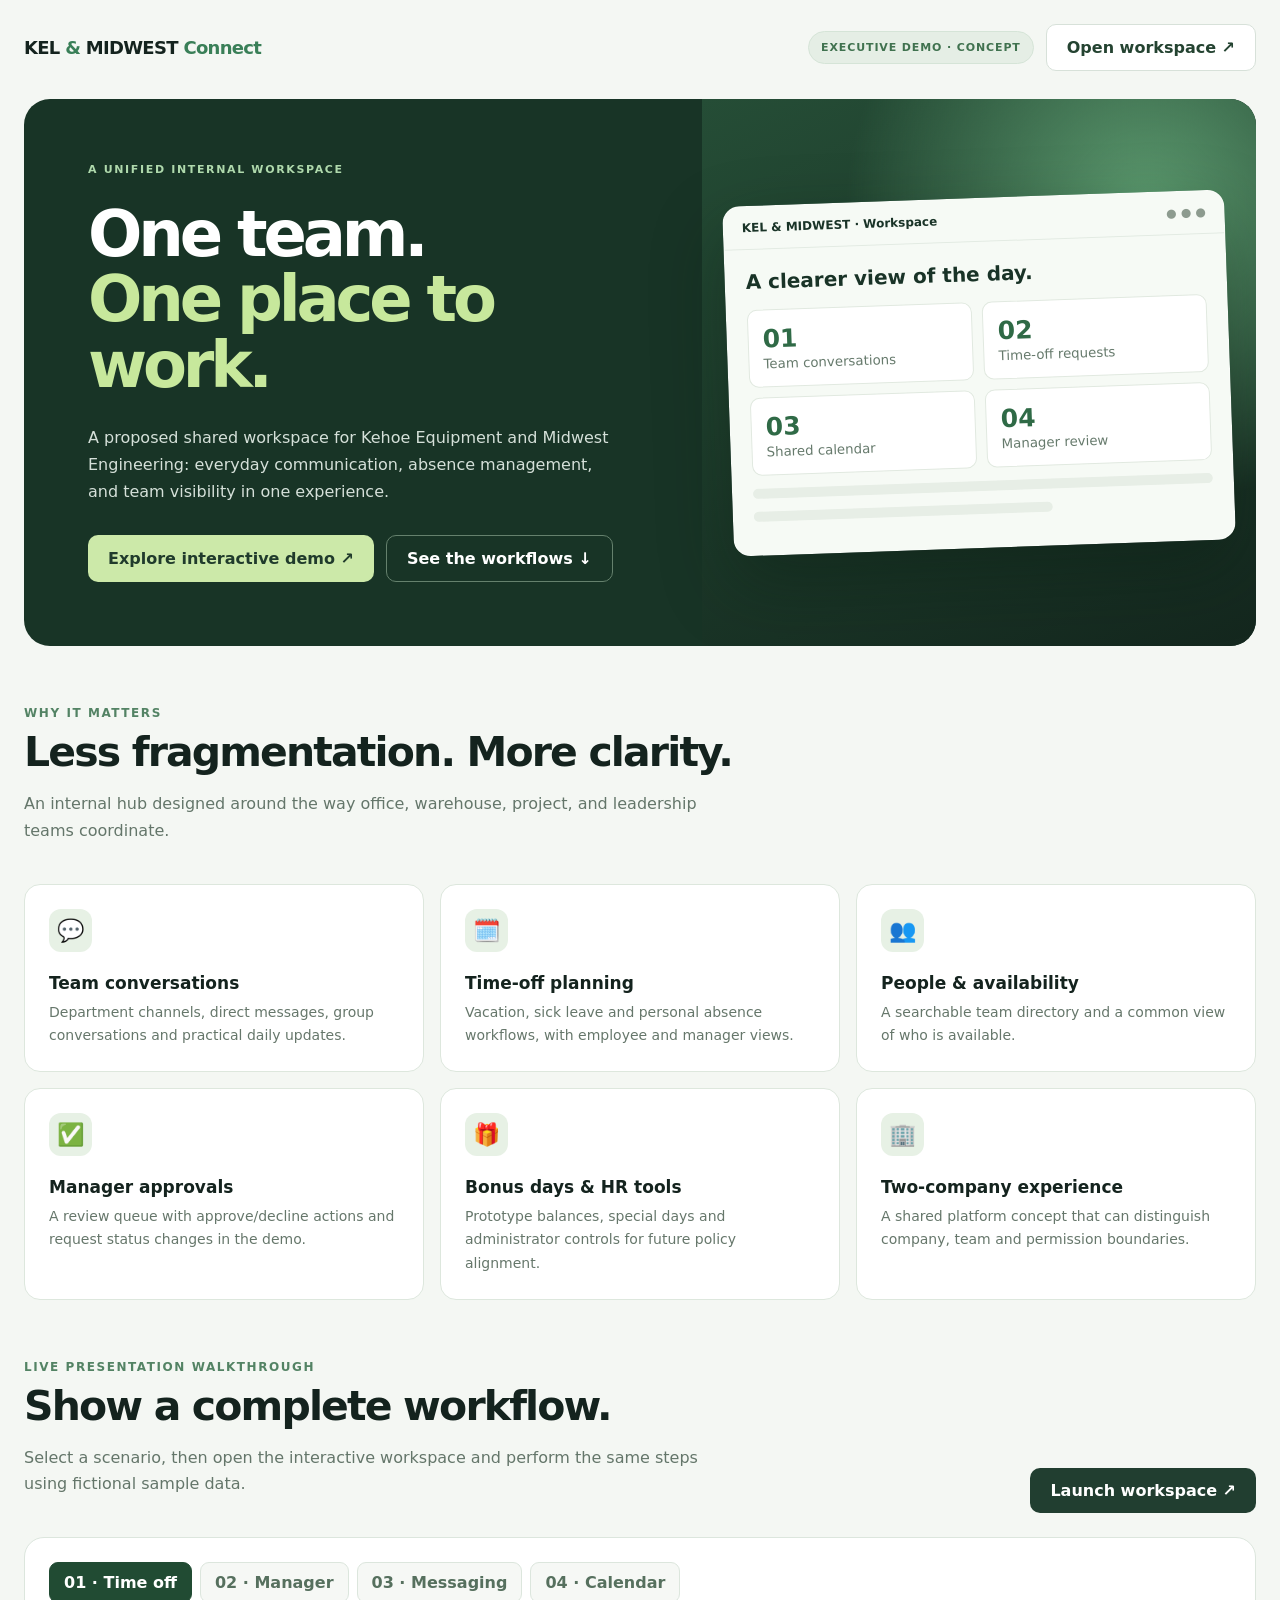
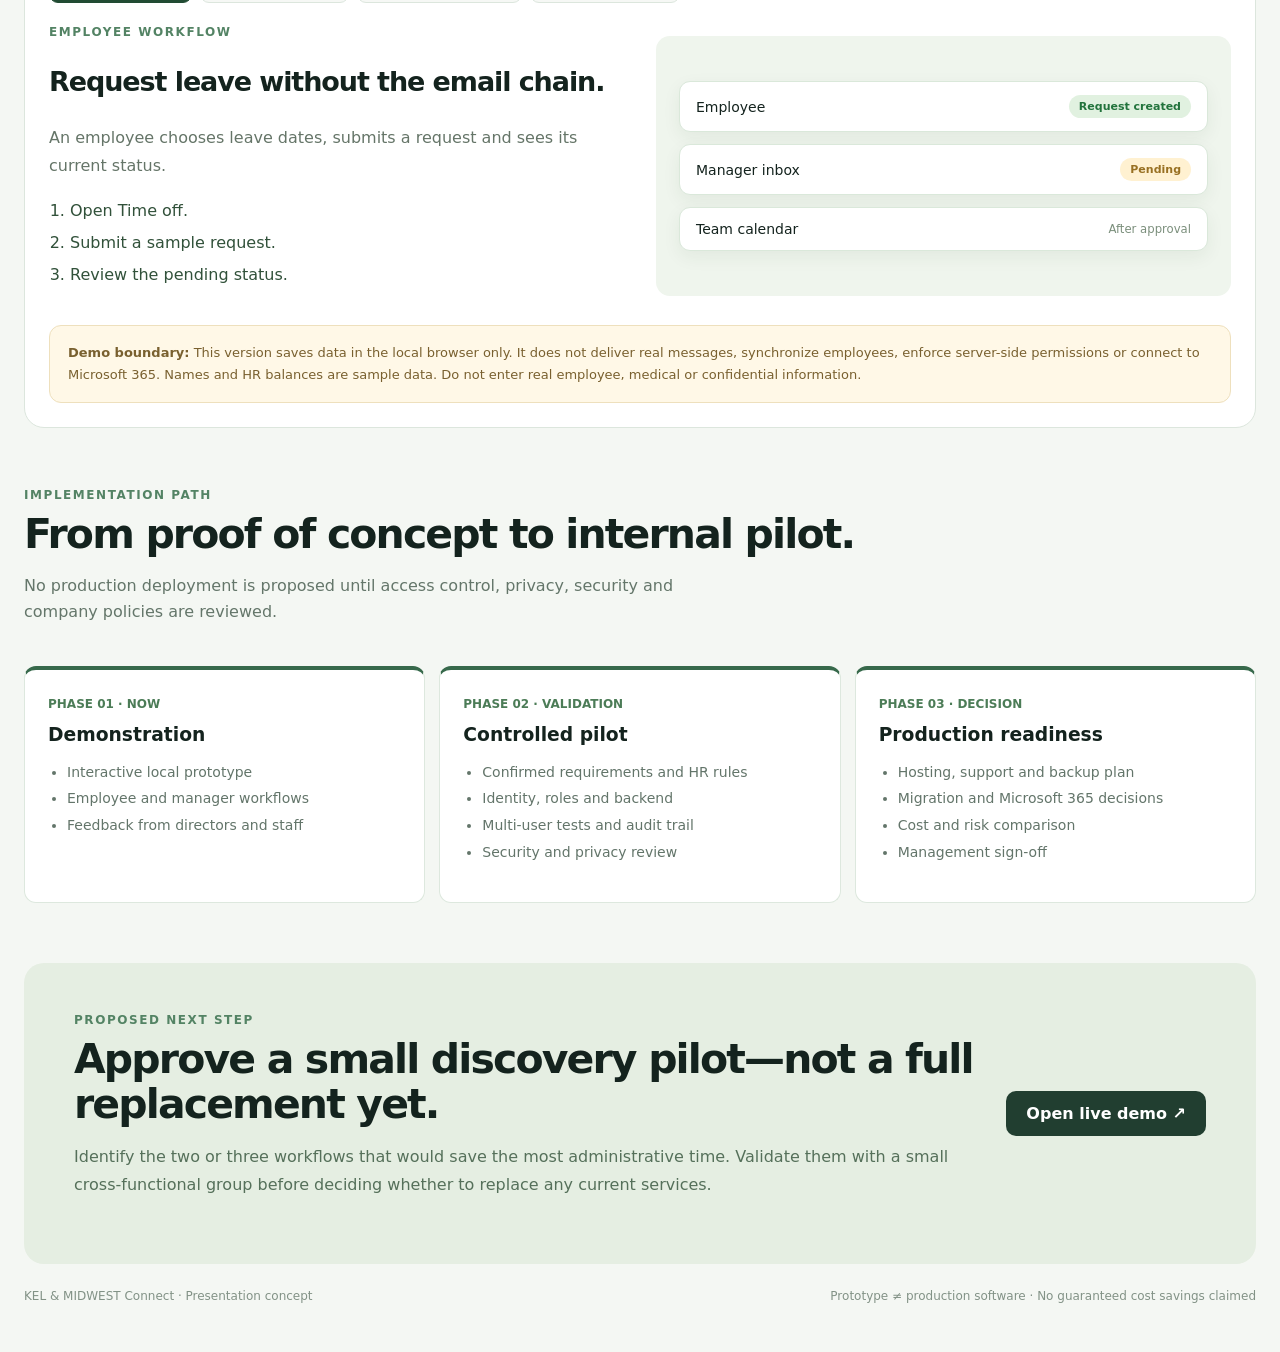
<file: connect/presentation.html>
<!doctype html>
<html lang="en"><head><meta charset="utf-8"><meta name="viewport" content="width=device-width, initial-scale=1"><title>KEL & Midwest Connect — Executive Preview</title>
<style>
:root{font-family:Inter,ui-sans-serif,system-ui,-apple-system,Segoe UI,sans-serif;color:#14231e;background:#f4f7f3}*{box-sizing:border-box}body{margin:0}button,a{font:inherit}a{color:inherit;text-decoration:none}.shell{max-width:1300px;margin:auto;padding:24px}.nav{display:flex;align-items:center;justify-content:space-between;gap:16px;padding-bottom:28px}.brand{font-weight:800;font-size:18px;letter-spacing:-.7px}.brand span{color:#397f57}.tag{background:#e5eee5;border:1px solid #d5e4d7;color:#40724f;font-size:11px;font-weight:800;letter-spacing:.08em;padding:9px 12px;border-radius:30px;text-transform:uppercase}.nav-right{display:flex;align-items:center;gap:12px;flex-wrap:wrap}.btn{border:0;background:#213e30;color:white;padding:13px 20px;border-radius:10px;cursor:pointer;font-weight:700;display:inline-flex;justify-content:center;align-items:center;gap:10px}.btn.alt{background:white;color:#244331;border:1px solid #d7e1d9}.btn:focus-visible,.tab:focus-visible{outline:3px solid #8ac59c;outline-offset:2px}.hero{border-radius:26px;overflow:hidden;background:#183426;color:white;display:grid;grid-template-columns:1.1fr .9fr;min-height:490px}.hero-copy{padding:clamp(28px,5vw,66px)}.eyebrow{text-transform:uppercase;letter-spacing:.15em;font-size:11px;font-weight:800;color:#afd9ac}h1{font-size:clamp(42px,5vw,72px);line-height:1.02;letter-spacing:-.065em;max-width:680px;margin:26px 0}h1 em{color:#c7e89c;font-style:normal}.hero p{color:#d5e0d9;line-height:1.7;font-size:16px;max-width:530px}.hero-actions{display:flex;flex-wrap:wrap;gap:12px;margin-top:30px}.hero .btn{background:#cce9a9;color:#203b2c}.hero .btn.alt{background:transparent;border:1px solid #65816d;color:white}.hero-art{background:radial-gradient(circle at 80% 20%,#5d9c70 0,transparent 48%),linear-gradient(155deg,#254d36,#14271e);display:grid;align-items:center;padding:26px}.mock{border:1px solid #ffffff50;border-radius:17px;background:#f6faf5;color:#193327;box-shadow:0 28px 70px #071d125c;overflow:hidden;transform:rotate(-2deg)}.mock-head{padding:14px 18px;border-bottom:1px solid #e3ebe3;display:flex;align-items:center;justify-content:space-between;font-size:12px;font-weight:800}.mock-dots{color:#8d9b8f}.mock-body{padding:20px}.mock-title{font-size:20px;font-weight:800;margin-bottom:16px}.mock-grid{display:grid;grid-template-columns:repeat(2,1fr);gap:10px}.mock-tile{border-radius:10px;border:1px solid #e1e9e0;background:white;padding:14px}.mock-tile strong{display:block;font-size:25px;color:#2f6a46}.mock-tile small{color:#667a6c}.mock-line{background:#e7eee6;border-radius:6px;height:10px;margin:13px 0}.section{margin:60px 0}.section-head{display:flex;justify-content:space-between;align-items:end;gap:16px;margin-bottom:24px}.kicker{font-size:12px;color:#538364;text-transform:uppercase;letter-spacing:.13em;font-weight:900}h2{font-size:clamp(29px,3.2vw,44px);line-height:1.1;letter-spacing:-.045em;margin:10px 0}.muted{color:#64766a;line-height:1.65;max-width:690px}.feature-grid{display:grid;grid-template-columns:repeat(3,minmax(0,1fr));gap:16px}.feature{background:white;border:1px solid #dde7dd;border-radius:16px;padding:24px}.feature .symbol{display:grid;place-items:center;background:#e7f1e5;border-radius:12px;width:43px;height:43px;font-size:22px}.feature h3{margin:21px 0 8px;font-size:17px}.feature p{color:#66776b;line-height:1.65;font-size:14px;margin:0}.live-panel{background:white;border:1px solid #dce6dd;border-radius:20px;padding:24px}.tabs{display:flex;flex-wrap:wrap;gap:8px;margin-bottom:22px}.tab{border:1px solid #dce6dd;background:#f6f8f5;border-radius:9px;padding:10px 14px;cursor:pointer;color:#56705e;font-weight:750}.tab[aria-selected=true]{background:#214b33;color:white;border-color:#214b33}.scenario{display:grid;grid-template-columns:1fr 1fr;gap:32px;align-items:center}.scenario h3{font-size:27px;letter-spacing:-.04em}.scenario p{color:#657568;line-height:1.7}.steps{padding-left:21px;line-height:2;color:#31513a}.scenario-visual{padding:23px;background:#eff5ed;border-radius:14px;min-height:260px;display:flex;flex-direction:column;justify-content:center}.scenario-visual .flowcard{background:white;border:1px solid #dae8da;box-shadow:0 6px 18px #193d2410;border-radius:11px;padding:13px 16px;margin:6px 0;display:flex;align-items:center;justify-content:space-between;gap:10px;font-size:14px}.flowcard small{color:#7b8f7c}.ready{background:#e1f1e0;color:#22733c;border-radius:50px;padding:5px 10px;font-size:11px;font-weight:800}.pending{background:#fff1d1;color:#987022;border-radius:50px;padding:5px 10px;font-size:11px;font-weight:800}.note{background:#fff8e7;border:1px solid #eee0bd;border-radius:12px;padding:16px 18px;font-size:13px;color:#79602f;line-height:1.7;margin-top:18px}.roadmap{display:grid;grid-template-columns:repeat(3,minmax(0,1fr));gap:14px}.phase{border-top:4px solid #37694b;background:white;border-radius:12px;padding:23px;border-left:1px solid #dde8de;border-right:1px solid #dde8de;border-bottom:1px solid #dde8de}.phase small{font-size:12px;color:#4c7c57;font-weight:800}.phase h3{margin:12px 0}.phase ul{padding-left:19px;color:#63756a;line-height:1.9;font-size:14px}.decision{background:#e5eee2;border-radius:20px;padding:clamp(24px,4vw,50px);display:grid;grid-template-columns:1fr auto;gap:20px;align-items:center}.decision p{color:#55705a;line-height:1.7}.footer{padding:25px 0;color:#829286;font-size:12px;display:flex;justify-content:space-between;gap:12px}.hide{display:none!important}@media(max-width:850px){.hero,.scenario,.decision{grid-template-columns:1fr}.hero-art{min-height:340px}.feature-grid,.roadmap{grid-template-columns:repeat(2,1fr)}}@media(max-width:580px){.shell{padding:15px}.nav{align-items:start}.nav-right{justify-content:end}.hero-copy{padding:28px}.hero-art{padding:20px;min-height:290px}.feature-grid,.roadmap{grid-template-columns:1fr}.section{margin:44px 0}.section-head{display:block}.decision .btn{width:100%}.footer{display:block}h1{font-size:44px}}@media print{body{background:white}.shell{max-width:100%;padding:0}.nav-right,.hero-actions,.tabs,.footer{display:none}.hero{min-height:0;print-color-adjust:exact}.section{break-inside:avoid;margin:28px 0}.feature-grid{grid-template-columns:repeat(3,1fr)}.feature{padding:15px}.roadmap{grid-template-columns:repeat(3,1fr)}.scenario{grid-template-columns:1fr 1fr}.note{font-size:11px}}
</style></head><body><main class="shell">
<header class="nav"><a class="brand" href="./">KEL <span>&</span> MIDWEST <span>Connect</span></a><div class="nav-right"><span class="tag">Executive demo · concept</span><a class="btn alt" href="./">Open workspace ↗</a></div></header>
<section class="hero"><div class="hero-copy"><div class="eyebrow">A unified internal workspace</div><h1>One team.<br><em>One place to work.</em></h1><p>A proposed shared workspace for Kehoe Equipment and Midwest Engineering: everyday communication, absence management, and team visibility in one experience.</p><div class="hero-actions"><a href="./" class="btn">Explore interactive demo ↗</a><a href="#scenario" class="btn alt">See the workflows ↓</a></div></div><div class="hero-art"><div class="mock"><div class="mock-head"><span>KEL & MIDWEST · Workspace</span><span class="mock-dots">● ● ●</span></div><div class="mock-body"><div class="mock-title">A clearer view of the day.</div><div class="mock-grid"><div class="mock-tile"><strong>01</strong><small>Team conversations</small></div><div class="mock-tile"><strong>02</strong><small>Time-off requests</small></div><div class="mock-tile"><strong>03</strong><small>Shared calendar</small></div><div class="mock-tile"><strong>04</strong><small>Manager review</small></div></div><div class="mock-line"></div><div class="mock-line" style="width:65%"></div></div></div></div></section>
<section class="section"><div class="section-head"><div><div class="kicker">Why it matters</div><h2>Less fragmentation. More clarity.</h2><p class="muted">An internal hub designed around the way office, warehouse, project, and leadership teams coordinate.</p></div></div><div class="feature-grid">
<article class="feature"><div class="symbol">💬</div><h3>Team conversations</h3><p>Department channels, direct messages, group conversations and practical daily updates.</p></article>
<article class="feature"><div class="symbol">🗓️</div><h3>Time-off planning</h3><p>Vacation, sick leave and personal absence workflows, with employee and manager views.</p></article>
<article class="feature"><div class="symbol">👥</div><h3>People & availability</h3><p>A searchable team directory and a common view of who is available.</p></article>
<article class="feature"><div class="symbol">✅</div><h3>Manager approvals</h3><p>A review queue with approve/decline actions and request status changes in the demo.</p></article>
<article class="feature"><div class="symbol">🎁</div><h3>Bonus days & HR tools</h3><p>Prototype balances, special days and administrator controls for future policy alignment.</p></article>
<article class="feature"><div class="symbol">🏢</div><h3>Two-company experience</h3><p>A shared platform concept that can distinguish company, team and permission boundaries.</p></article>
</div></section>
<section class="section" id="scenario"><div class="section-head"><div><div class="kicker">Live presentation walkthrough</div><h2>Show a complete workflow.</h2><p class="muted">Select a scenario, then open the interactive workspace and perform the same steps using fictional sample data.</p></div><a href="./" class="btn">Launch workspace ↗</a></div>
<div class="live-panel"><div class="tabs" role="tablist" aria-label="Presentation scenarios"><button class="tab" type="button" data-view="leave" aria-selected="true">01 · Time off</button><button class="tab" type="button" data-view="manager" aria-selected="false">02 · Manager</button><button class="tab" type="button" data-view="chat" aria-selected="false">03 · Messaging</button><button class="tab" type="button" data-view="calendar" aria-selected="false">04 · Calendar</button></div><div class="scenario"><div><div class="kicker" id="scenario-kicker">Employee workflow</div><h3 id="scenario-title">Request leave without the email chain.</h3><p id="scenario-description">An employee chooses leave dates, submits a request and sees its current status.</p><ol class="steps" id="scenario-steps"><li>Open Time off.</li><li>Submit a sample request.</li><li>Review the pending status.</li></ol></div><div class="scenario-visual" id="scenario-visual"><div class="flowcard">Employee <span class="ready">Request created</span></div><div class="flowcard">Manager inbox <span class="pending">Pending</span></div><div class="flowcard">Team calendar <small>After approval</small></div></div></div><div class="note"><strong>Demo boundary:</strong> This version saves data in the local browser only. It does not deliver real messages, synchronize employees, enforce server-side permissions or connect to Microsoft 365. Names and HR balances are sample data. Do not enter real employee, medical or confidential information.</div></div>
</section>
<section class="section"><div class="section-head"><div><div class="kicker">Implementation path</div><h2>From proof of concept to internal pilot.</h2><p class="muted">No production deployment is proposed until access control, privacy, security and company policies are reviewed.</p></div></div><div class="roadmap"><div class="phase"><small>PHASE 01 · NOW</small><h3>Demonstration</h3><ul><li>Interactive local prototype</li><li>Employee and manager workflows</li><li>Feedback from directors and staff</li></ul></div><div class="phase"><small>PHASE 02 · VALIDATION</small><h3>Controlled pilot</h3><ul><li>Confirmed requirements and HR rules</li><li>Identity, roles and backend</li><li>Multi-user tests and audit trail</li><li>Security and privacy review</li></ul></div><div class="phase"><small>PHASE 03 · DECISION</small><h3>Production readiness</h3><ul><li>Hosting, support and backup plan</li><li>Migration and Microsoft 365 decisions</li><li>Cost and risk comparison</li><li>Management sign-off</li></ul></div></div></section>
<section class="decision"><div><div class="kicker">Proposed next step</div><h2>Approve a small discovery pilot—not a full replacement yet.</h2><p>Identify the two or three workflows that would save the most administrative time. Validate them with a small cross-functional group before deciding whether to replace any current services.</p></div><a class="btn" href="./">Open live demo ↗</a></section>
<footer class="footer"><span>KEL & MIDWEST Connect · Presentation concept</span><span>Prototype ≠ production software · No guaranteed cost savings claimed</span></footer>
</main><script>
const scenarios={
leave:{k:'Employee workflow',t:'Request leave without the email chain.',d:'An employee chooses leave dates, submits a request and sees its current status.',s:['Open Time off.','Submit a sample request.','Review the pending status.'],v:[['Employee','Request created','ready'],['Manager inbox','Pending','pending'],['Team calendar','After approval','']]},
manager:{k:'Manager workflow',t:'See decisions in one review queue.',d:'A manager reviews sample leave requests, approves or declines them, and sees status changes.',s:['Switch to a sample manager persona.','Open Time off or the admin approvals view.','Approve one sample request.'],v:[['New request','Awaiting review','pending'],['Manager decision','Approved','ready'],['Status','Updated in demo','']]},
chat:{k:'Communication workflow',t:'Move everyday updates into a shared space.',d:'Demonstrate department conversations, group chat creation and direct messages.',s:['Open Messages.','Choose a channel or create a group.','Write a sample message; it stays on this device.'],v:[['Warehouse','Sample conversation',''],['Projects','Team updates',''],['Private group','Local demo only','pending']]},
calendar:{k:'Planning workflow',t:'Know who is away before planning work.',d:'Look at approved absence dates together without exposing sensitive reasons to the whole team.',s:['Open Team calendar.','Switch calendar views.','Review an approved sample absence.'],v:[['Team availability','Shared dates','ready'],['Approved leave','Visible on calendar','ready'],['Sensitive reasons','Not shown to team','']]}
};
document.querySelectorAll('[data-view]').forEach(b=>b.addEventListener('click',()=>{document.querySelectorAll('[data-view]').forEach(x=>x.setAttribute('aria-selected',String(x===b)));const a=scenarios[b.dataset.view];document.querySelector('#scenario-kicker').textContent=a.k;document.querySelector('#scenario-title').textContent=a.t;document.querySelector('#scenario-description').textContent=a.d;document.querySelector('#scenario-steps').replaceChildren(...a.s.map(x=>{const li=document.createElement('li');li.textContent=x;return li}));const visual=document.querySelector('#scenario-visual');visual.replaceChildren(...a.v.map(([left,right,status])=>{const row=document.createElement('div');row.className='flowcard';const l=document.createElement('span');l.textContent=left;const r=document.createElement('span');r.textContent=right;r.className=status||'';row.append(l,r);return row}))}));
</script></body></html>
</file>
